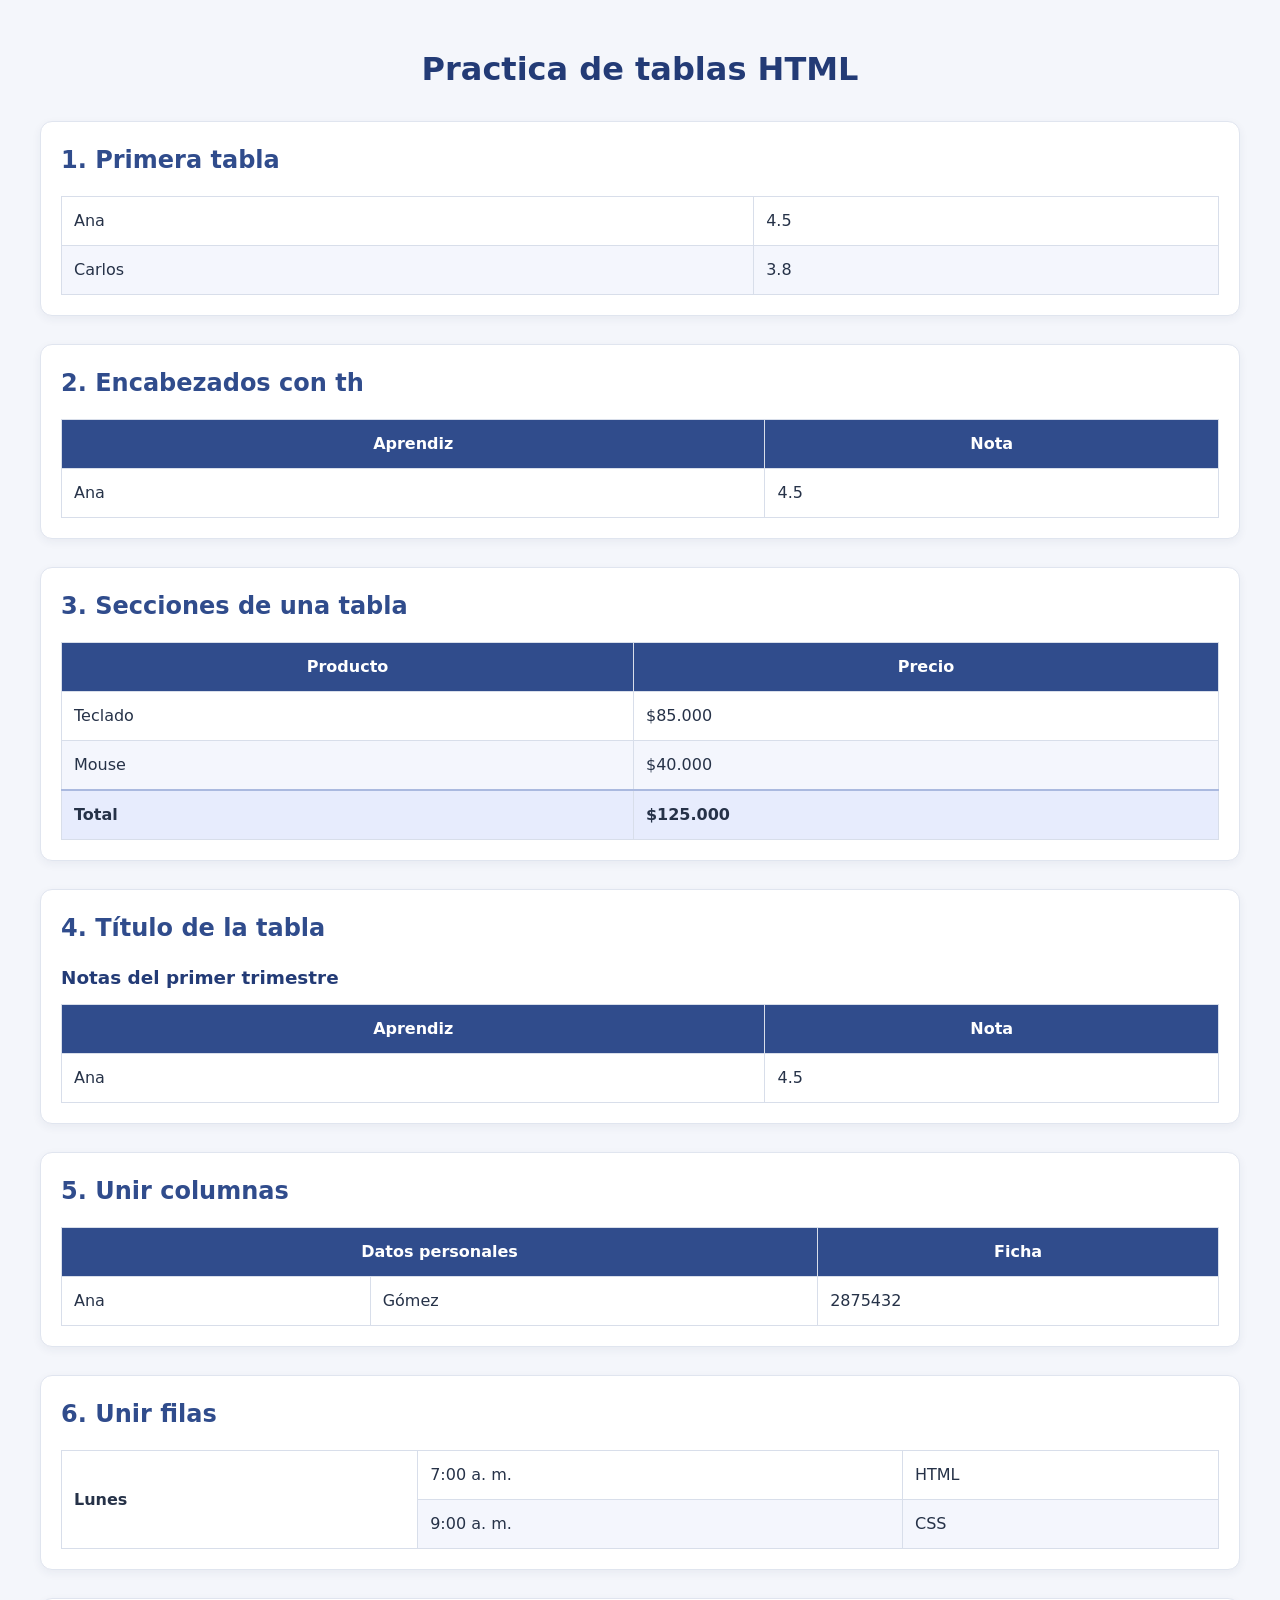
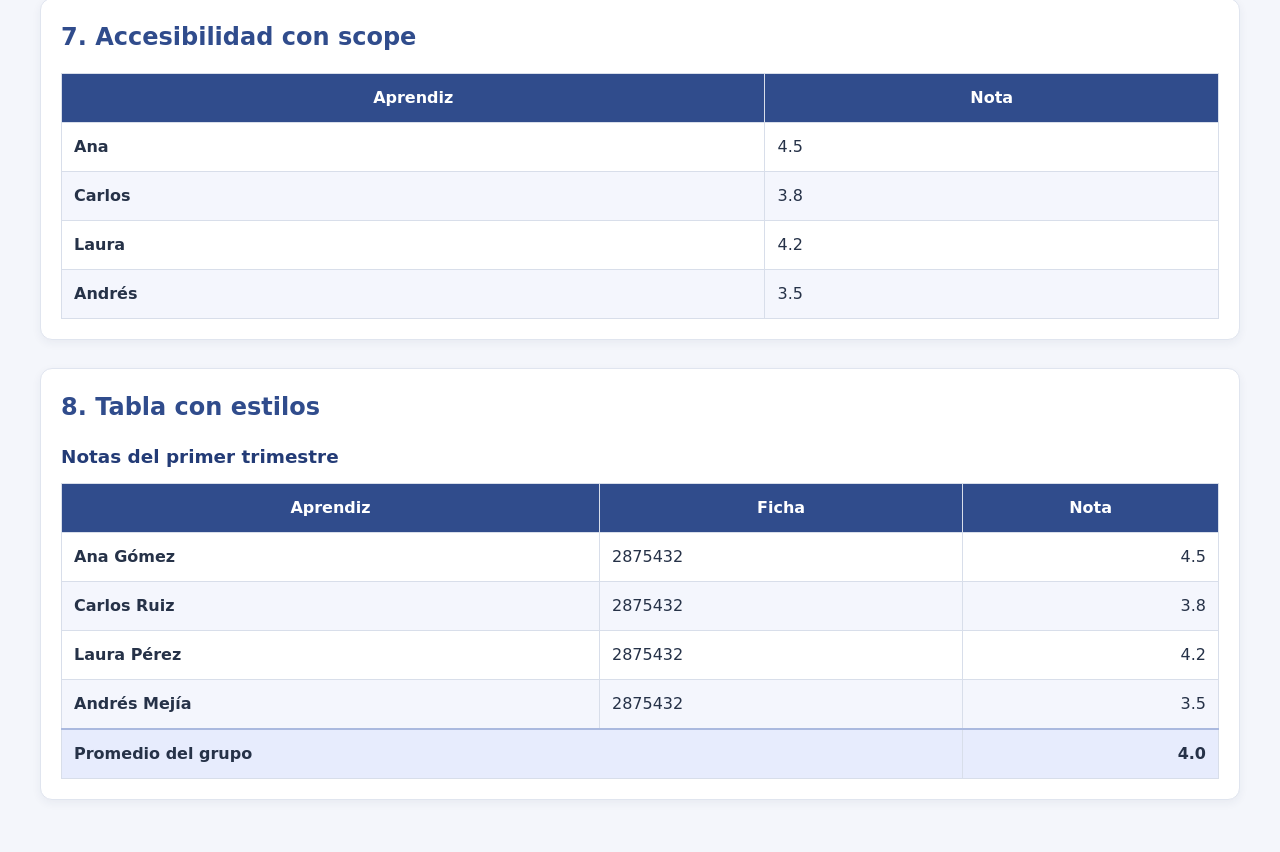
<file: index.html>
<!DOCTYPE html>
<html lang="en">
<head>
    <meta charset="UTF-8">
    <meta name="viewport" content="width=device-width, initial-scale=1.0">
    <title>Practica de tablas</title>
    <link rel="stylesheet" href="css/estilos.css">
</head>
<body>
    <main>
        <h1>Practica de tablas HTML</h1>
        <section>
      <h2>1. Primera tabla</h2>
      <table>
        <tbody>
          <tr>
            <td>Ana</td>
            <td>4.5</td>
          </tr>
          <tr>
            <td>Carlos</td>
            <td>3.8</td>
          </tr>
        </tbody>
      </table>
    </section>

    <section>
      <h2>2. Encabezados con th</h2>
      <table>
        <thead>
          <tr>
            <th scope="col">Aprendiz</th>
            <th scope="col">Nota</th>
          </tr>
        </thead>
        <tbody>
          <tr>
            <td>Ana</td>
            <td>4.5</td>
          </tr>
        </tbody>
      </table>
    </section>

    <section>
      <h2>3. Secciones de una tabla</h2>
      <table>
        <thead>
          <tr>
            <th scope="col">Producto</th>
            <th scope="col">Precio</th>
          </tr>
        </thead>
        <tbody>
          <tr>
            <td>Teclado</td>
            <td>$85.000</td>
          </tr>
          <tr>
            <td>Mouse</td>
            <td>$40.000</td>
          </tr>
        </tbody>
        <tfoot>
          <tr>
            <td>Total</td>
            <td>$125.000</td>
          </tr>
        </tfoot>
      </table>
    </section>

    <section>
      <h2>4. Título de la tabla</h2>
      <table>
        <caption>Notas del primer trimestre</caption>
        <thead>
          <tr>
            <th scope="col">Aprendiz</th>
            <th scope="col">Nota</th>
          </tr>
        </thead>
        <tbody>
          <tr>
            <td>Ana</td>
            <td>4.5</td>
          </tr>
        </tbody>
      </table>
    </section>

    <section>
      <h2>5. Unir columnas</h2>
      <table>
        <thead>
          <tr>
            <th colspan="2">Datos personales</th>
            <th scope="col">Ficha</th>
          </tr>
        </thead>
        <tbody>
          <tr>
            <td>Ana</td>
            <td>Gómez</td>
            <td>2875432</td>
          </tr>
        </tbody>
      </table>
    </section>

    <section>
      <h2>6. Unir filas</h2>
      <table>
        <tbody>
          <tr>
            <th rowspan="2" scope="row">Lunes</th>
            <td>7:00 a. m.</td>
            <td>HTML</td>
          </tr>
          <tr>
            <td>9:00 a. m.</td>
            <td>CSS</td>
          </tr>
        </tbody>
      </table>
    </section>

    <section>
      <h2>7. Accesibilidad con scope</h2>
      <table>
        <thead>
          <tr>
            <th scope="col">Aprendiz</th>
            <th scope="col">Nota</th>
          </tr>
        </thead>
        <tbody>
          <tr>
            <th scope="row">Ana</th>
            <td>4.5</td>
          </tr>
          <tr>
            <th scope="row">Carlos</th>
            <td>3.8</td>
          </tr>
          <tr>
            <th scope="row">Laura</th>
            <td>4.2</td>
          </tr>
          <tr>
            <th scope="row">Andrés</th>
            <td>3.5</td>
          </tr>
        </tbody>
      </table>
    </section>

    <section>
      <h2>8. Tabla con estilos</h2>
      <div class="tabla-contenedor">
        <table>
          <caption>Notas del primer trimestre</caption>
          <thead>
            <tr>
              <th scope="col">Aprendiz</th>
              <th scope="col">Ficha</th>
              <th scope="col">Nota</th>
            </tr>
          </thead>
          <tbody>
            <tr>
              <th scope="row">Ana Gómez</th>
              <td>2875432</td>
              <td class="numero">4.5</td>
            </tr>
            <tr>
              <th scope="row">Carlos Ruiz</th>
              <td>2875432</td>
              <td class="numero">3.8</td>
            </tr>
            <tr>
              <th scope="row">Laura Pérez</th>
              <td>2875432</td>
              <td class="numero">4.2</td>
            </tr>
            <tr>
              <th scope="row">Andrés Mejía</th>
              <td>2875432</td>
              <td class="numero">3.5</td>
            </tr>
          </tbody>
          <tfoot>
            <tr>
              <td colspan="2">Promedio del grupo</td>
              <td class="numero">4.0</td>
            </tr>
          </tfoot>
        </table>
      </div>
    </section>
    </main>
</body>
</html>
</file>
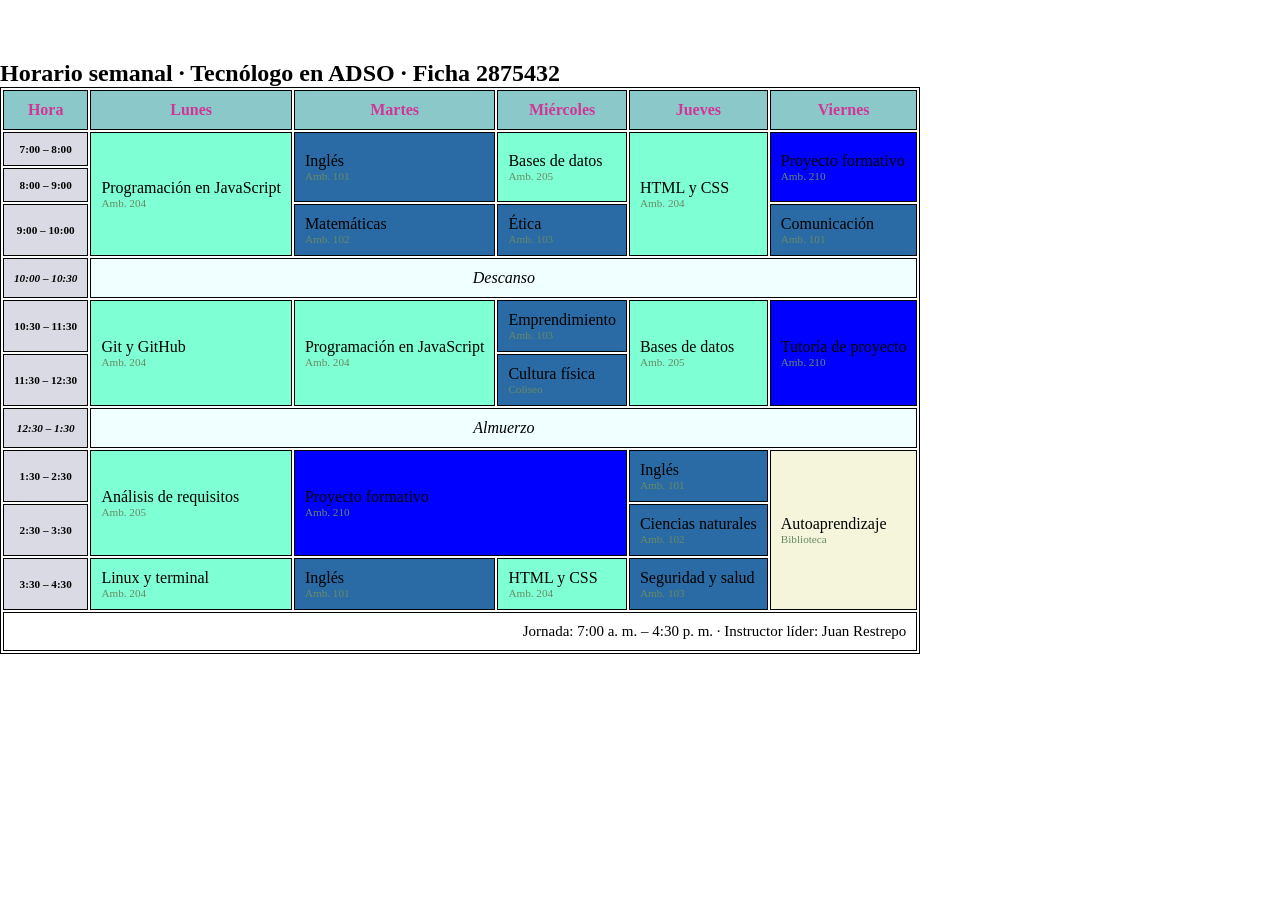
<file: horario.html>
<!DOCTYPE html>
<html lang="en">
<head>
    <meta charset="UTF-8">
    <meta name="viewport" content="width=device-width, initial-scale=1.0">
    <title>practica de tablas</title>
    <link rel="stylesheet" href="css/horario.css">
</head>
<body>
    <main>
        <section class="horario">
  <div class="tabla-contenedor">
    <table>
      <caption>Horario semanal · Tecnólogo en ADSO · Ficha 2875432</caption>
      <thead>
        <tr>
          <th scope="col">Hora</th>
          <th scope="col">Lunes</th>
          <th scope="col">Martes</th>
          <th scope="col">Miércoles</th>
          <th scope="col">Jueves</th>
          <th scope="col">Viernes</th>
        </tr>
      </thead>
      <tbody>
        <tr>
          <th scope="row">7:00 – 8:00</th>
          <td class="tecnica" rowspan="3">Programación en JavaScript <span class="ambiente">Amb. 204</span></td>
          <td class="transversal" rowspan="2">Inglés <span class="ambiente">Amb. 101</span></td>
          <td class="tecnica" rowspan="2">Bases de datos <span class="ambiente">Amb. 205</span></td>
          <td class="tecnica" rowspan="3">HTML y CSS <span class="ambiente">Amb. 204</span></td>
          <td class="proyecto" rowspan="2">Proyecto formativo <span class="ambiente">Amb. 210</span></td>
        </tr>
        <tr>
          <th scope="row">8:00 – 9:00</th>
        </tr>
        <tr>
          <th scope="row">9:00 – 10:00</th>
          <td class="transversal">Matemáticas <span class="ambiente">Amb. 102</span></td>
          <td class="transversal">Ética <span class="ambiente">Amb. 103</span></td>
          <td class="transversal">Comunicación <span class="ambiente">Amb. 101</span></td>
        </tr>
        <tr class="pausa">
          <th scope="row">10:00 – 10:30</th>
          <td colspan="5">Descanso</td>
        </tr>
        <tr>
          <th scope="row">10:30 – 11:30</th>
          <td class="tecnica" rowspan="2">Git y GitHub <span class="ambiente">Amb. 204</span></td>
          <td class="tecnica" rowspan="2">Programación en JavaScript <span class="ambiente">Amb. 204</span></td>
          <td class="transversal">Emprendimiento <span class="ambiente">Amb. 103</span></td>
          <td class="tecnica" rowspan="2">Bases de datos <span class="ambiente">Amb. 205</span></td>
          <td class="proyecto" rowspan="2">Tutoría de proyecto <span class="ambiente">Amb. 210</span></td>
        </tr>
        <tr>
          <th scope="row">11:30 – 12:30</th>
          <td class="transversal">Cultura física <span class="ambiente">Coliseo</span></td>
        </tr>
        <tr class="pausa">
          <th scope="row">12:30 – 1:30</th>
          <td colspan="5">Almuerzo</td>
        </tr>
        <tr>
          <th scope="row">1:30 – 2:30</th>
          <td class="tecnica" rowspan="2">Análisis de requisitos <span class="ambiente">Amb. 205</span></td>
          <td class="proyecto" colspan="2" rowspan="2">Proyecto formativo <span class="ambiente">Amb. 210</span></td>
          <td class="transversal">Inglés <span class="ambiente">Amb. 101</span></td>
          <td class="libre" rowspan="3">Autoaprendizaje <span class="ambiente">Biblioteca</span></td>
        </tr>
        <tr>
          <th scope="row">2:30 – 3:30</th>
          <td class="transversal">Ciencias naturales <span class="ambiente">Amb. 102</span></td>
        </tr>
        <tr>
          <th scope="row">3:30 – 4:30</th>
          <td class="tecnica">Linux y terminal <span class="ambiente">Amb. 204</span></td>
          <td class="transversal">Inglés <span class="ambiente">Amb. 101</span></td>
          <td class="tecnica">HTML y CSS <span class="ambiente">Amb. 204</span></td>
          <td class="transversal">Seguridad y salud <span class="ambiente">Amb. 103</span></td>
        </tr>
      </tbody>
      <tfoot>
        <tr>
        <td colspan="6">Jornada: 7:00 a. m. – 4:30 p. m. · Instructor líder: Juan Restrepo</td>
   </tr>
      </tfoot>
    </table>
  </div>
</section>
</main>
</body>
</html>
</file>
<file: css/estilos.css>
* {
  box-sizing: border-box;
}

body {
  margin: 0;
  padding: 24px;
  font-family: system-ui, Arial, sans-serif;
  color: #263248;
  background: #f4f6fb;
  line-height: 1.5;
}

main {
  width: 100%;
  max-width: 1200px;
  margin: 0 auto;
}

h1 {
  margin-bottom: 28px;
  color: #233b76;
  text-align: center;
}

h2 {
  margin-top: 0;
  margin-bottom: 18px;
  color: #304c8c;
}

section {
  margin-bottom: 28px;
  padding: 20px;
  background: #ffffff;
  border: 1px solid #e0e5ef;
  border-radius: 12px;
  box-shadow: 0 3px 10px rgba(30, 50, 90, 0.06);
}

.tabla-contenedor {
  width: 100%;
  overflow-x: auto;
  -webkit-overflow-scrolling: touch;
}

table {
  width: 100%;
  border-collapse: collapse;
  font-family: system-ui, Arial, sans-serif;
  background: #ffffff;
}

caption {
  padding-bottom: 12px;
  color: #233b76;
  font-size: 1.15rem;
  font-weight: 700;
  text-align: left;
}

th, td {
  padding: 12px;
  border: 1px solid #d8deea;
  text-align: left;
  vertical-align: middle;
}

thead th {
  position: sticky;
  top: 0;
  z-index: 1;
  color: #ffffff;
  background: #304c8c;
  text-align: center;
}

tbody tr:nth-child(even) {
  background: #f4f6fd;
}

tbody tr:hover {
  background: #fff1b8;
}

.numero {
  text-align: right;
  font-variant-numeric: tabular-nums;
}

tfoot {
  font-weight: 700;
  background: #e7ecfd;
}

tfoot td {
  border-top: 2px solid #aab9df;
}

.horario table {
  min-width: 900px;
  table-layout: auto;
}

.horario tbody th {
  min-width: 115px;
  color: #304c8c;
  background: #e7ecfd;
  font-size: 0.9rem;
  white-space: nowrap;
}

/* CLASES TÉCNICAS */
.tecnica {
  background: #dbeafe;
  color: #1e40af;
}

.transversal {
  background: #dcfce7;
  color: #166534;
}

/* PROYECTOS */
.proyecto {
  background: #f3e8ff;
  color: #6b21a8;
}

.libre {
  background: #fef3c7;
  color: #92400e;
}

.pausa td {
  background: #e5e7eb;
  color: #374151;
  font-style: italic;
  font-weight: 700;
  text-align: center;
}

.ambiente {
  display: block;
  margin-top: 5px;
  color: #64748b;
  font-size: 0.8rem;
}


.horario tbody td:hover {
  filter: brightness(0.96);
}

.horario tfoot td {
  color: #475569;
  background: #f1f5f9;
  font-size: 0.85rem;
  text-align: right;
}

@media (max-width: 600px) {
  body {
    padding: 12px;
  }

  section {
    padding: 12px;
  }

  h1 {
    font-size: 1.6rem;
  }

  h2 {
    font-size: 1.2rem;
  }

  th,
  td {
    padding: 9px;
  }

  .horario table {
    min-width: 900px;
  }
}
</file>
<file: css/horario.css>
*{
    margin: 0px;
    padding:0px;

}
.horario{
    margin-top: 60px;
}

table, td, tr, th{
    border: 1px solid black;

}
td, th{
    padding: 10px;
}
caption{
    text-align: left;
    font-size: 1.5rem;
    font-weight:600 ;
}

thead{
    background-color: rgb(139, 200, 202);
    color:rgb(209, 54, 150) ;
}
tbody th{
    background-color: rgb(218, 218, 228);
    font-size: 0.7rem;
}
.tecnica{
    background-color: aquamarine;

}
.transversal{
    background-color: rgb(42, 106, 165);
}
.proyecto{
    background-color: blue;
}
.libre{background-color: beige;

}

.pausa{
    text-align: center;
    font-style: italic;
    background-color: azure;

}
.ambiente{
    display: block;
    color: #688b64;
    font-size: 0.7rem;

}
.tecnica:hover{
    transform: scale(1.1);
    
}
.transversal:hover{
    transform: scale(1.1);
}
.libre:hover{

    transform: scale(1.1);
}
.tabla-contenedor{
    overflow-x: auto;
    
}
thead{
    position: sticky;
}
tfoot{
    text-align: right;
    font-size: 15px;
}
</file>
